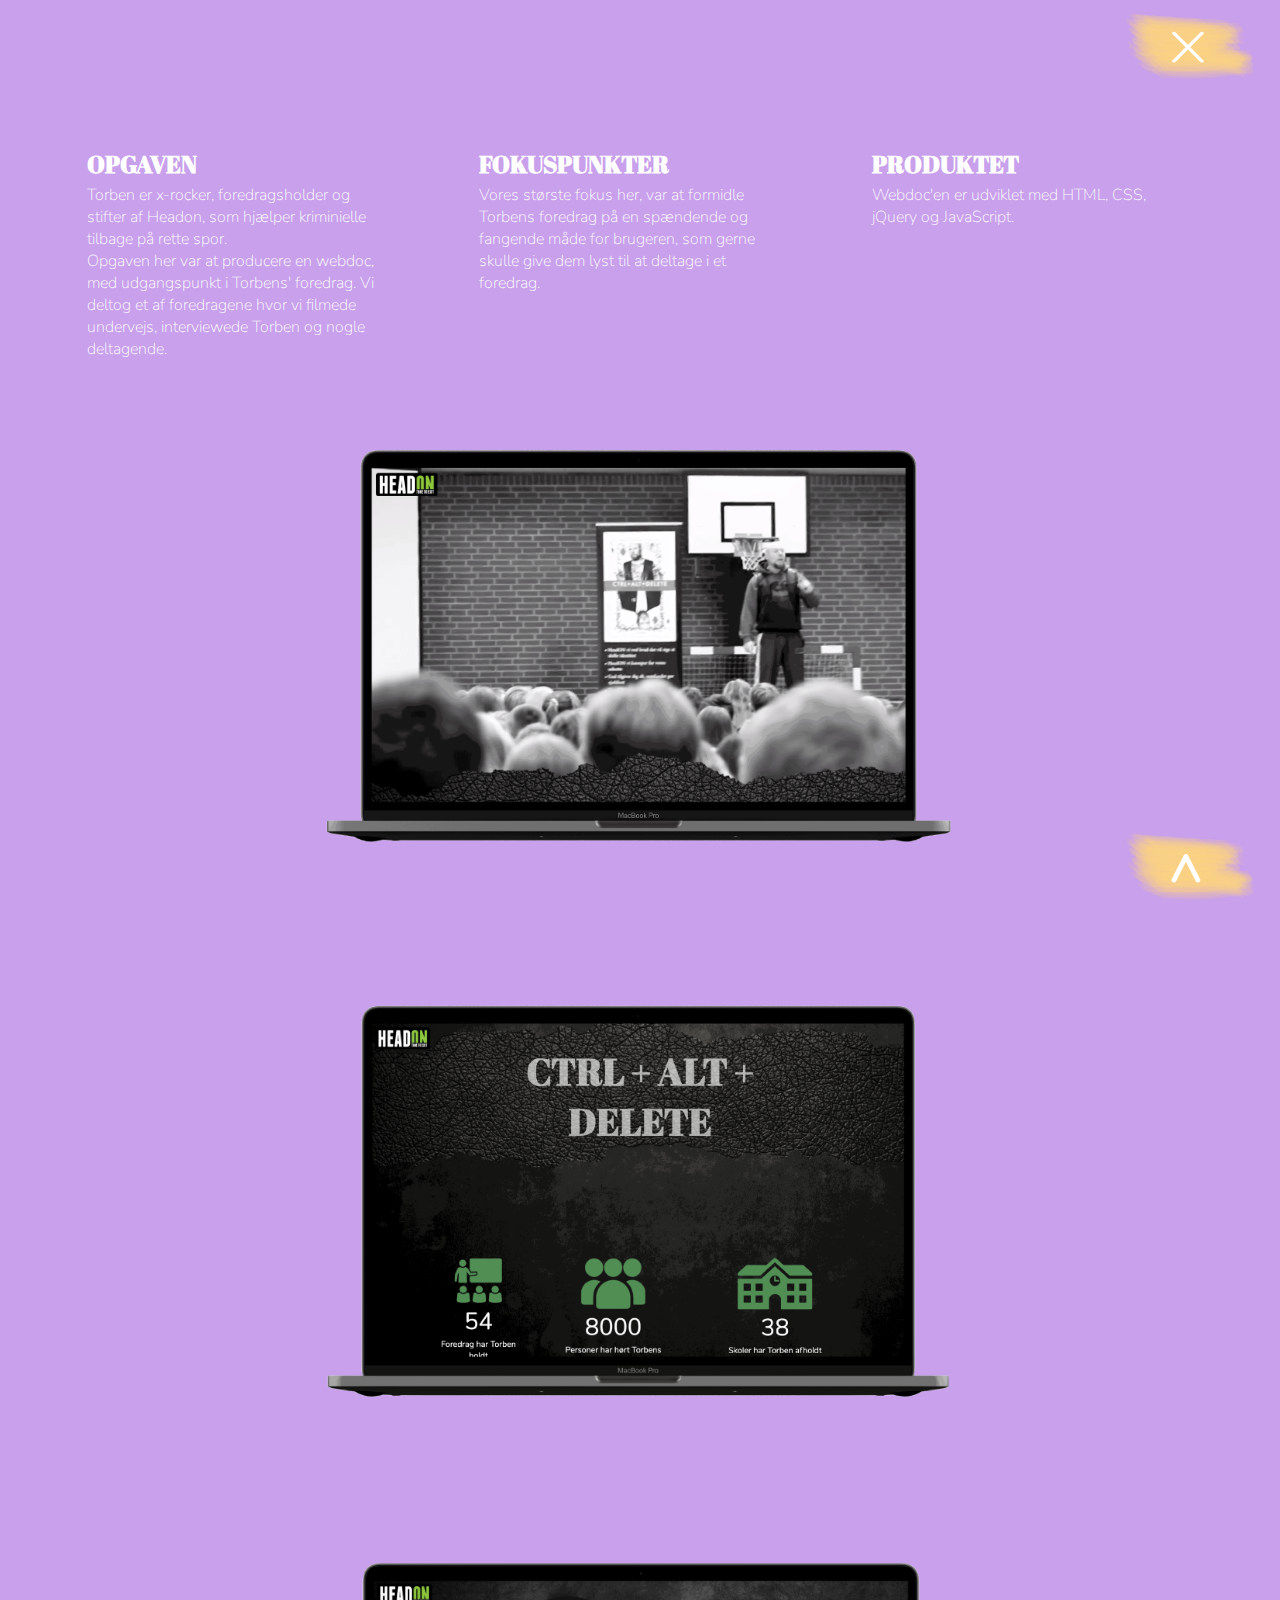
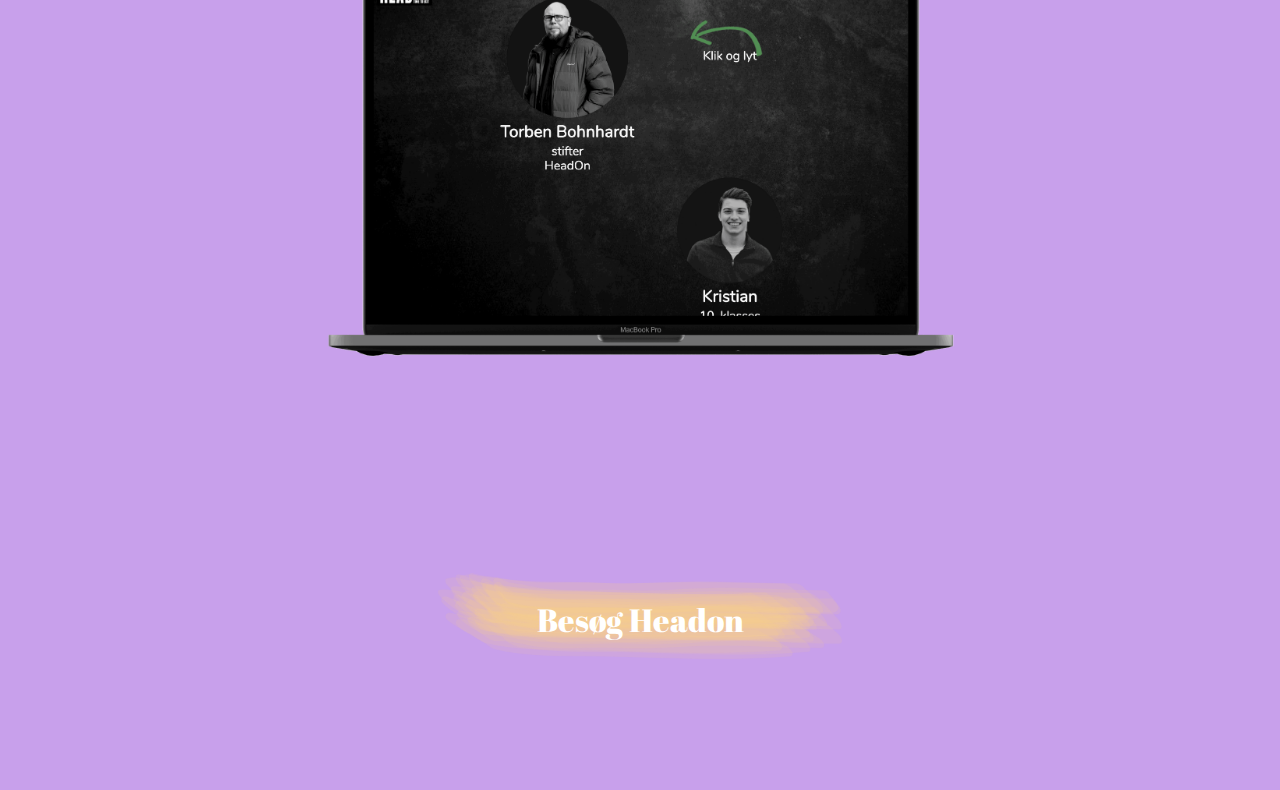
<file: headon.html>
<!doctype html>
<html lang="en">

<head>
    <meta charset="utf-8">
    <link rel="stylesheet" href="css/main.css">
    <link rel="shortcut icon" type="image/png" href="images/fav-icon.png" />
    <link href="https://fonts.googleapis.com/css2?family=Abril+Fatface&display=swap" rel="stylesheet">
    <link href="https://fonts.googleapis.com/css2?family=Nunito:wght@200;300;400&display=swap" rel="stylesheet">
</head>

<body>
    <a href="/projekter.html"><img src="images/exit.png" alt="exit" class="exit"></a>


    <div class="projekt-tekst-grid">
        <div class="blok-1">
            <h2 class="projekt-overskrift">OPGAVEN
            </h2>
            <p class="projekt-broed-tekst">Torben er x-rocker, foredragsholder og stifter af Headon, som hjælper
                kriminielle tilbage på rette spor.
                <br>Opgaven her var at producere en webdoc, med udgangspunkt i Torbens' foredrag. Vi deltog et af
                foredragene hvor vi filmede undervejs, interviewede Torben og nogle deltagende.
            </p>
        </div>
        <div class="blok-2">
            <h2 class="projekt-overskrift">FOKUSPUNKTER
            </h2>
            <p class="projekt-broed-tekst">Vores største fokus her, var at formidle Torbens foredrag på en spændende og
                fangende måde for brugeren, som gerne skulle give dem lyst til at deltage i et foredrag. </p>
        </div>
        <div class="blok-3">
            <h2 class="projekt-overskrift">PRODUKTET
            </h2>
            <p class="projekt-broed-tekst">Webdoc'en er udviklet med HTML, CSS, jQuery og JavaScript.
            </p>
        </div>
    </div>



    <div class="tb-screen-imgs">
        <img src="images/headon-screen-1.png" alt="">
        <img src="images/headon-screen-2.png" alt="">
        <img src="images/headon-screen-3.png" alt="">

    </div>




    <div class="se-siden-boks"><a href="http://pernillehm.dk/headon/" target="_blank" class="fjern-understregning">
            <p class="se-siden-tekst">Besøg Headon</p>
            <img src="images/bagved-besog-link.png" alt="" class="baggrund-til-link">
        </a></div>

    <a href="#top">
        <img src="images/til-toppen.png" alt="til-toppen" class="til-toppen"></a>
    <script src="js/main.js"></script>
</body>

</html>
</file>
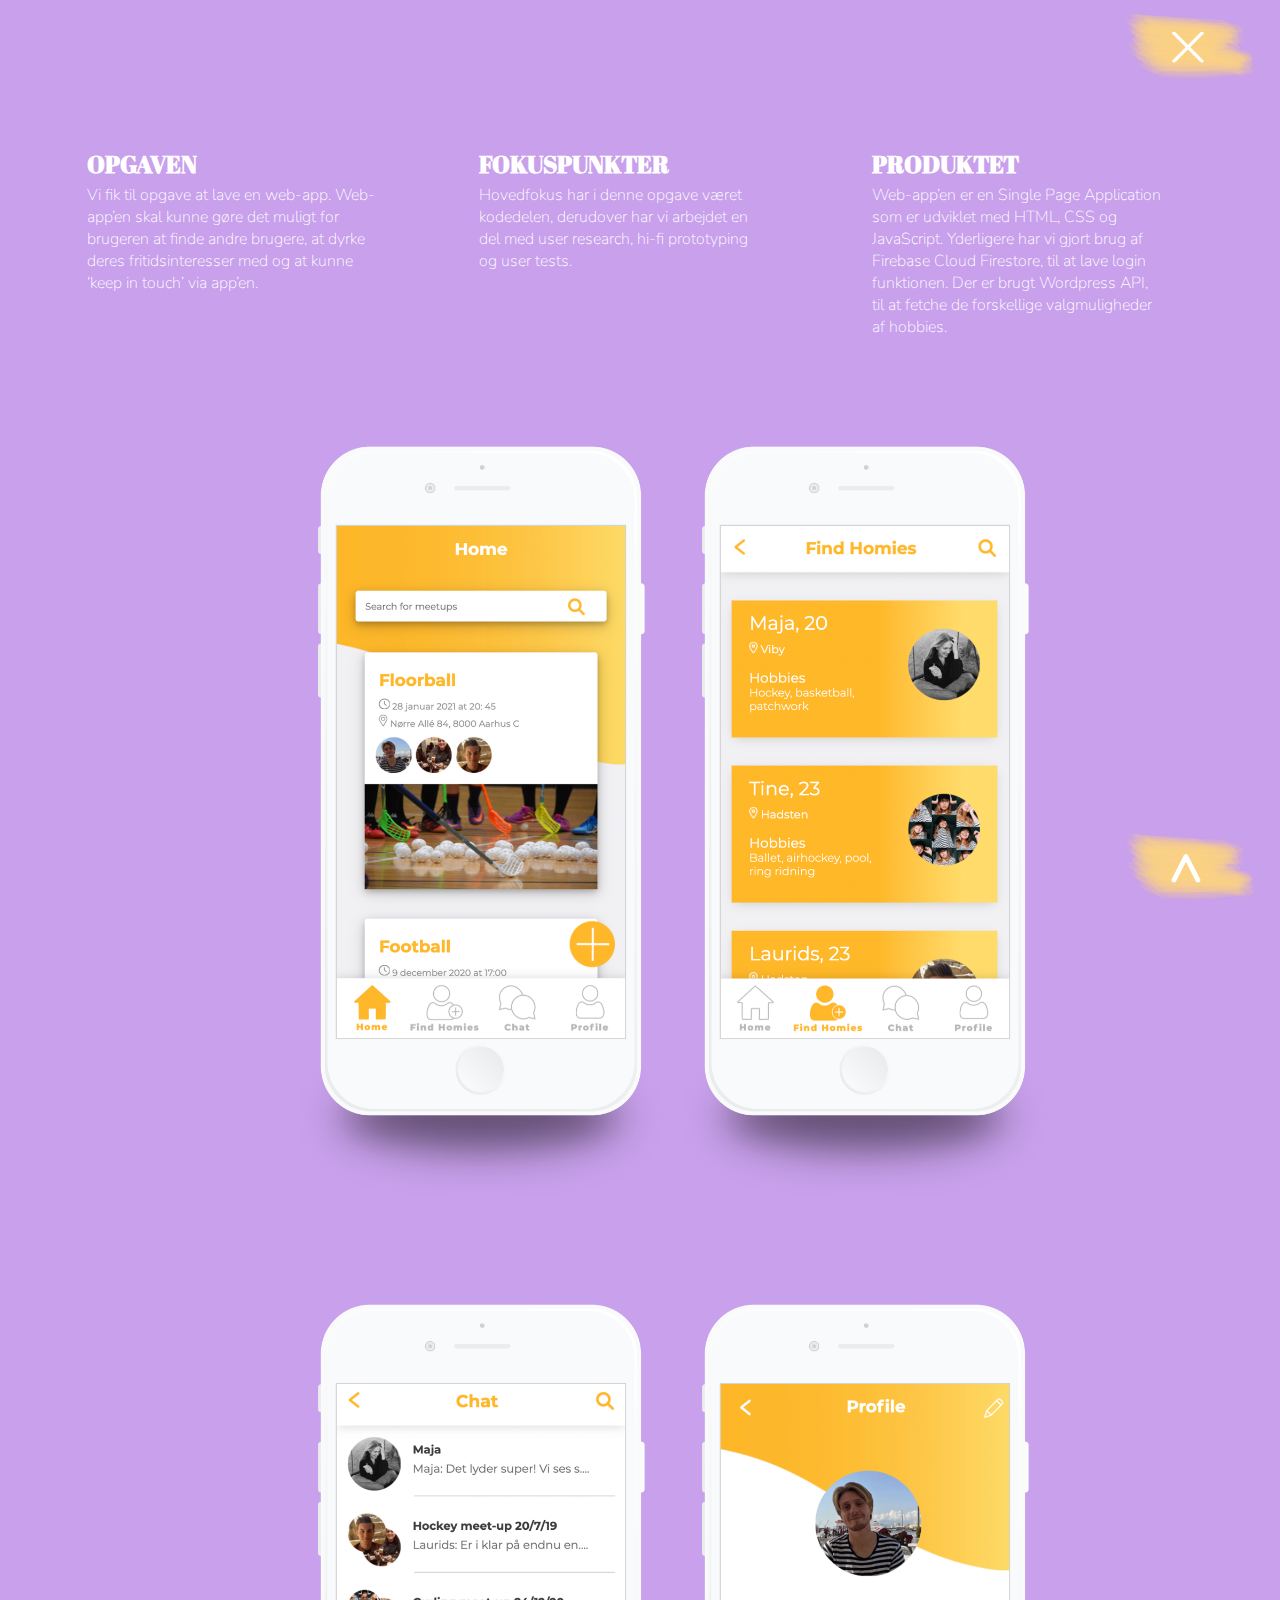
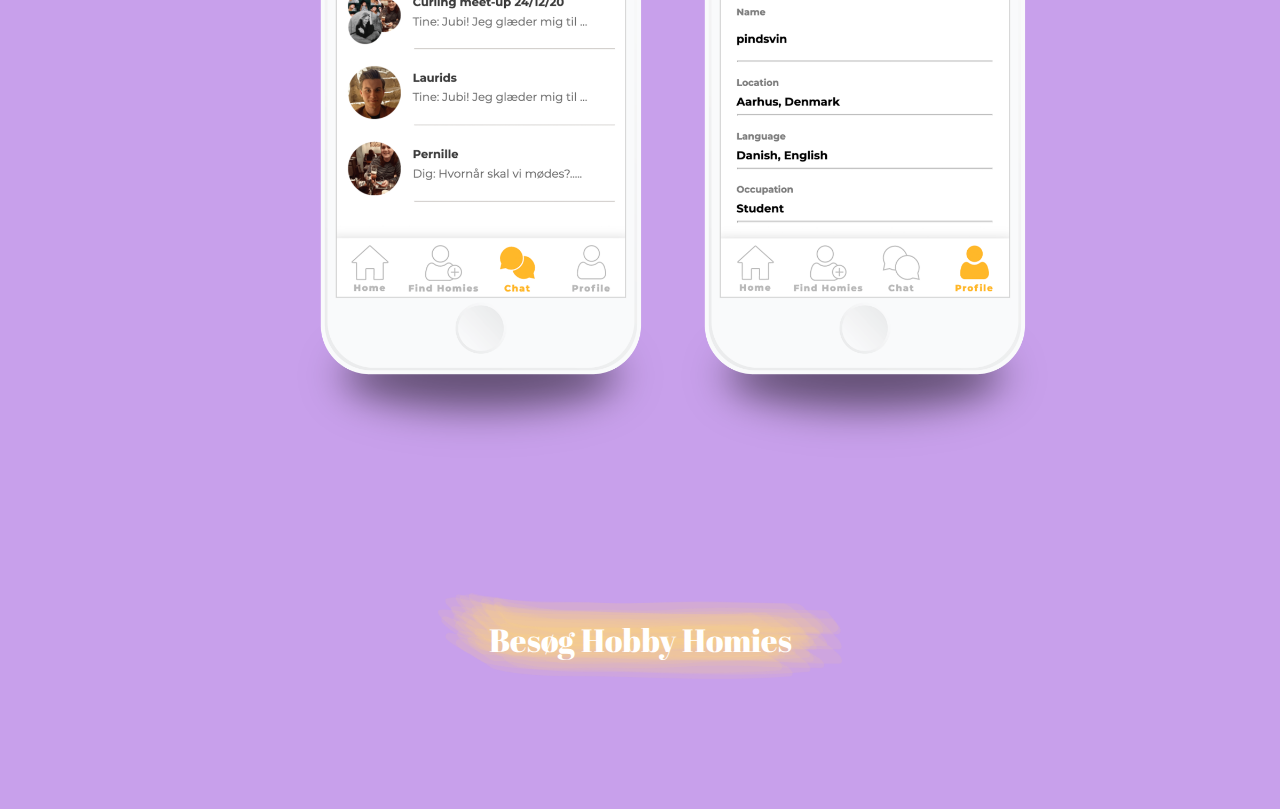
<file: hh.html>
<!doctype html>
<html lang="en">

<head>
    <meta charset="utf-8">
    <link rel="stylesheet" href="css/main.css">
    <link rel="shortcut icon" type="image/png" href="images/fav-icon.png" />
    <link href="https://fonts.googleapis.com/css2?family=Abril+Fatface&display=swap" rel="stylesheet">
    <link href="https://fonts.googleapis.com/css2?family=Nunito:wght@200;300;400&display=swap" rel="stylesheet">
</head>

<body>
    <a href="/projekter.html"><img src="images/exit.png" alt="exit" class="exit"></a>

    <div class="projekt-tekst-grid">
        <div class="blok-1">
            <h2 class="projekt-overskrift">OPGAVEN
            </h2>
            <p class="projekt-broed-tekst">Vi fik til opgave at lave en web-app. Web-app’en skal kunne gøre det muligt
                for brugeren at finde andre brugere, at dyrke deres fritidsinteresser med og at kunne ‘keep in touch’
                via app’en. </p>
        </div>
        <div class="blok-2">
            <h2 class="projekt-overskrift">FOKUSPUNKTER
            </h2>
            <p class="projekt-broed-tekst">Hovedfokus har i denne opgave været kodedelen, derudover har vi arbejdet en
                del med user research, hi-fi prototyping og user tests. </p>
        </div>
        <div class="blok-3">
            <h2 class="projekt-overskrift">PRODUKTET
            </h2>
            <p class="projekt-broed-tekst">Web-app’en er en Single Page Application som er udviklet med HTML, CSS og
                JavaScript.
                Yderligere har vi gjort brug af Firebase Cloud Firestore, til at lave login funktionen. Der er brugt
                Wordpress API, til at fetche de forskellige valgmuligheder af hobbies. </p>
        </div>
    </div>




    <div class="hh-iphone-grid">
        <div class="hh-grid-item">
            <img src="images/hh-skaerm-1.png" alt="">
        </div>
        <div class="hh-grid-item">
            <img src="images/hh-skaerm-2.png" alt="">

        </div>
        <div class="hh-grid-item">
            <img src="images/hh-skaerm-3.png" alt="">
        </div>
        <div class="hh-grid-item">
            <img src="images/hh-skaerm-4.png" alt="">
        </div>

    </div>






    <div class="se-siden-boks"><a href="http://lauridsulso.dk/hobbyhomies/" target="_blank"
            class="fjern-understregning">
            <p class="se-siden-tekst">Besøg Hobby Homies</p>
            <img src="images/bagved-besog-link.png" alt="" class="baggrund-til-link">
        </a></div>

    <a href="#top">
        <img src="images/til-toppen.png" alt="til-toppen" class="til-toppen"></a>
    <script src="js/main.js"></script>
</body>

</html>
</file>
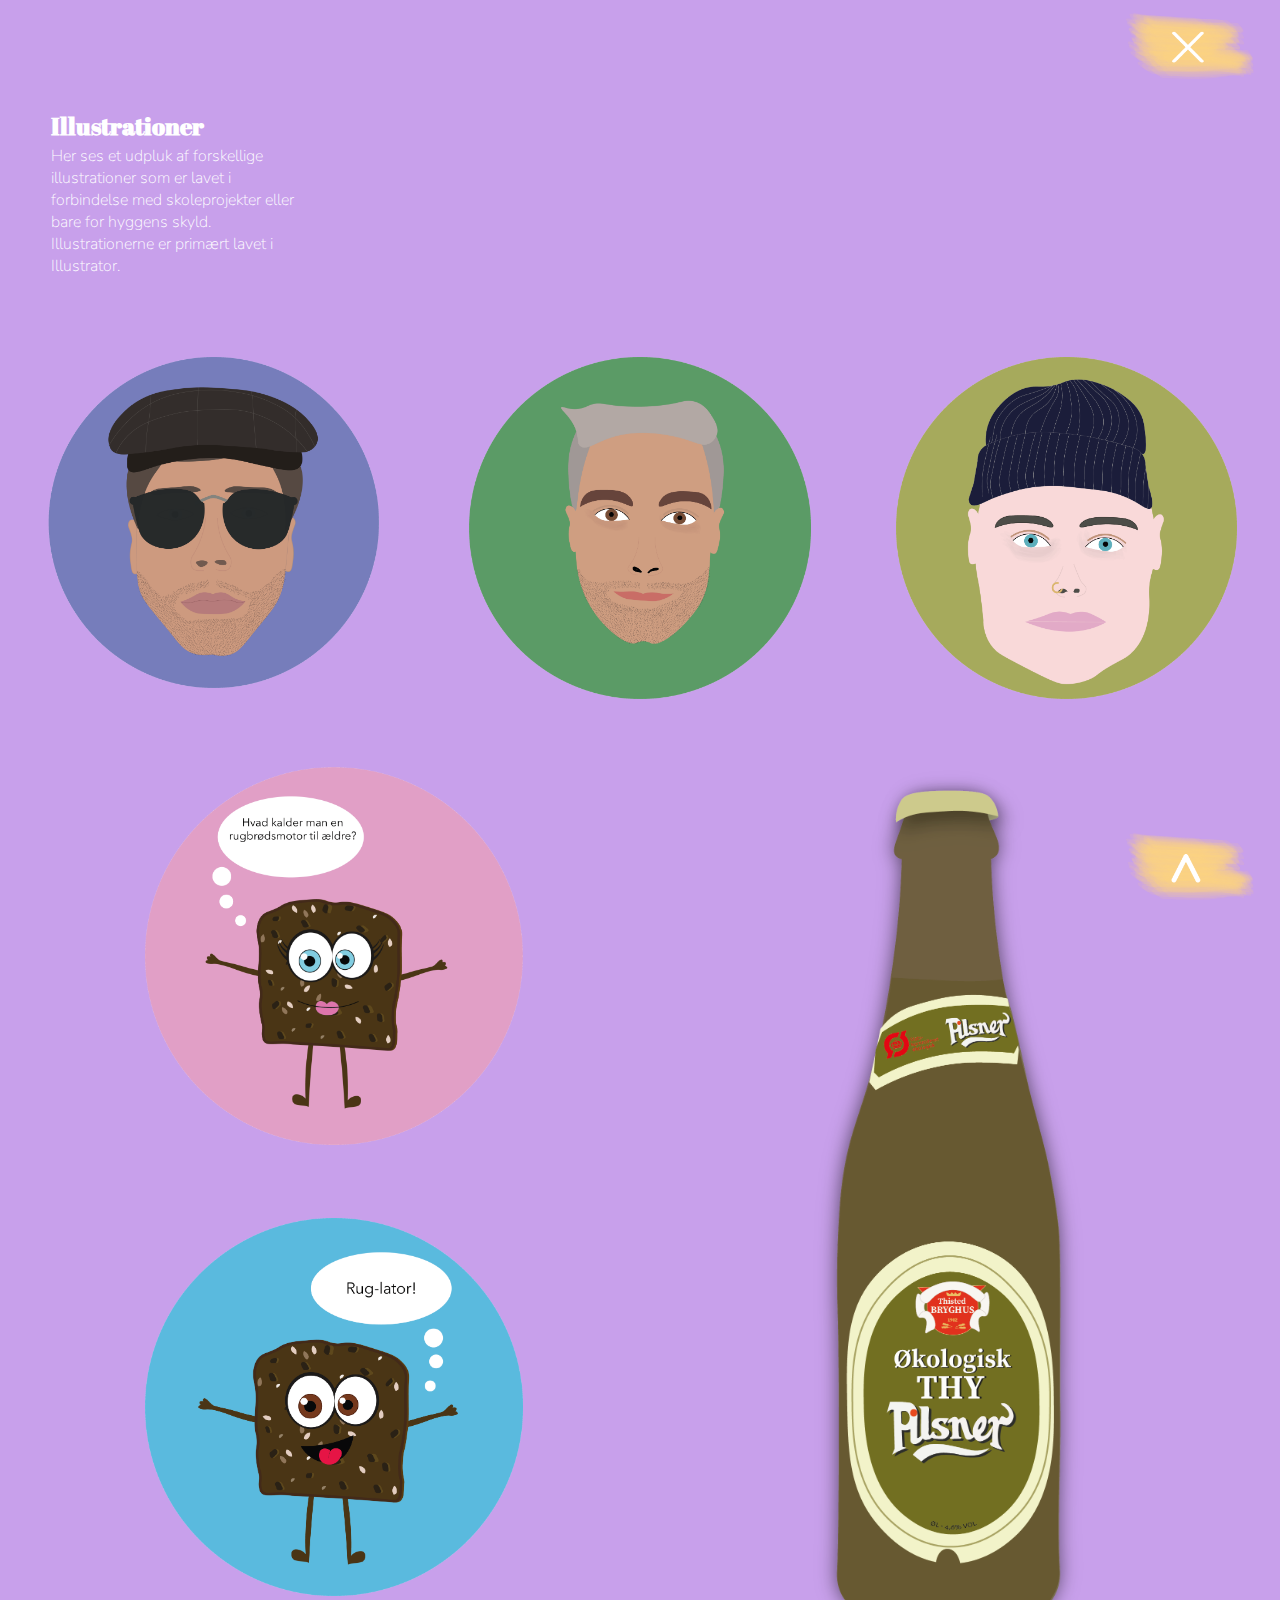
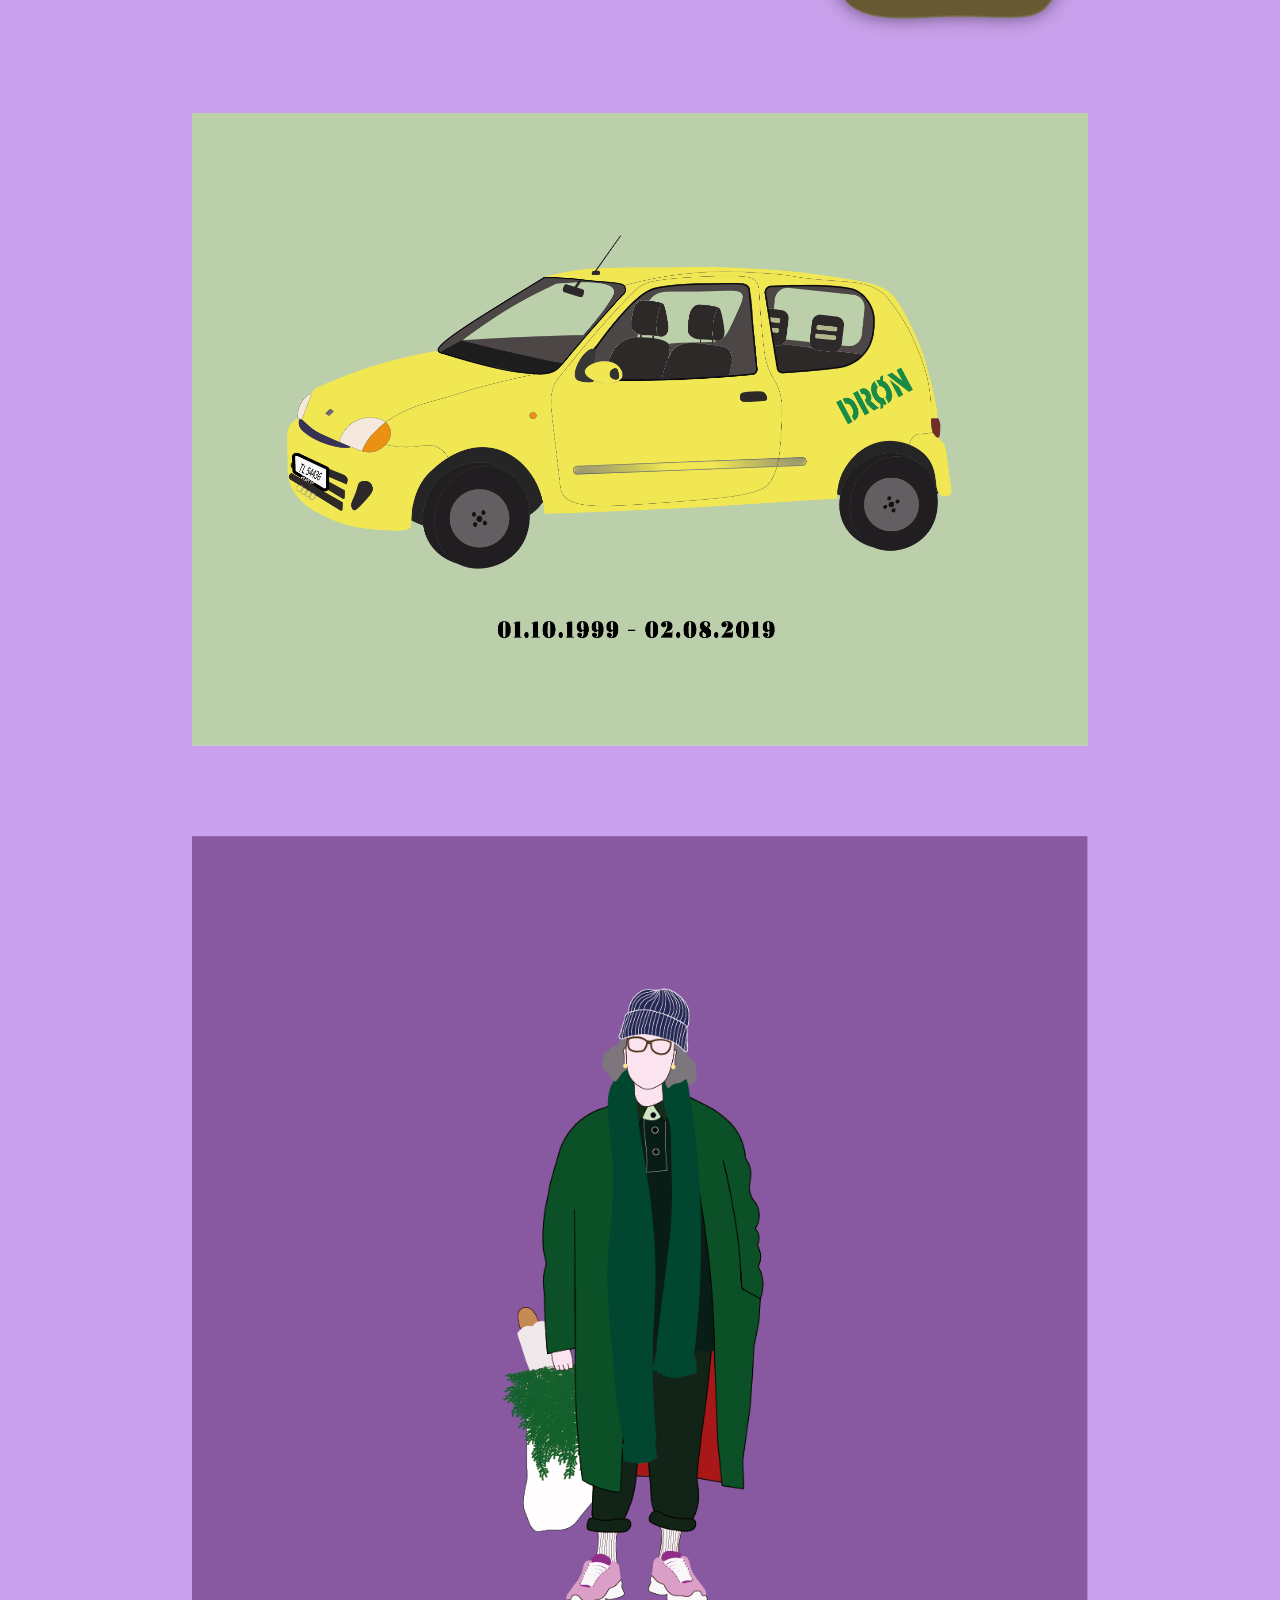
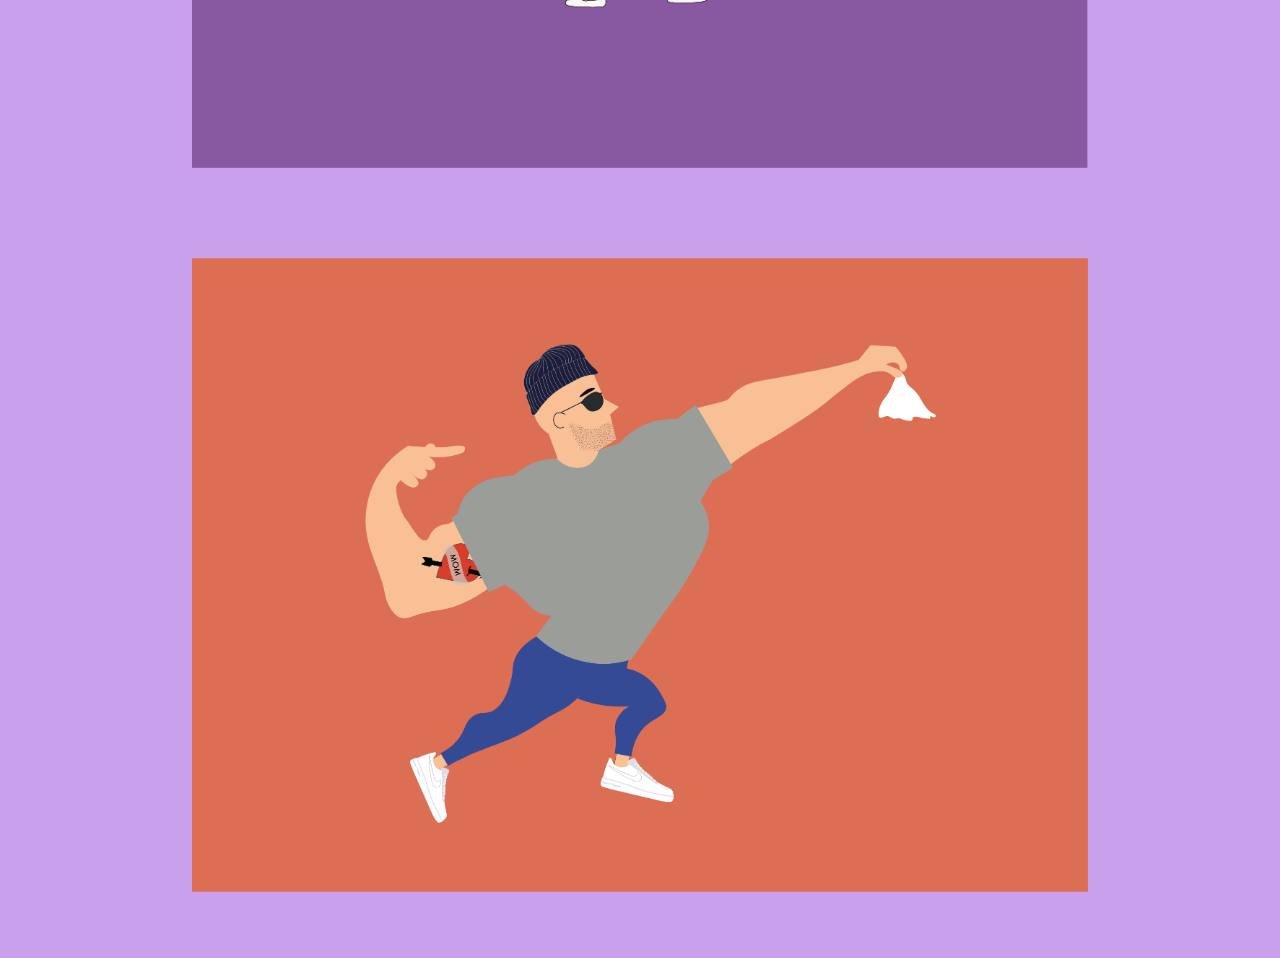
<file: illustrationer.html>
<!doctype html>
<html lang="en">

<head>
    <meta charset="utf-8">
    <link rel="stylesheet" href="css/main.css">
    <link rel="shortcut icon" type="image/png" href="images/fav-icon.png" />
    <link href="https://fonts.googleapis.com/css2?family=Abril+Fatface&display=swap" rel="stylesheet">
    <link href="https://fonts.googleapis.com/css2?family=Nunito:wght@200;300;400&display=swap" rel="stylesheet">
</head>

<body>
    <a href="/projekter.html"><img src="images/exit.png" alt="exit" class="exit"></a>

    <div class="illustration-animation-tekst">
        <h2 class="illustration-animation-h2">Illustrationer</h2>
        <p class="illustration-animation-broed-tekst">Her ses et udpluk af forskellige illustrationer som er lavet i
            forbindelse med skoleprojekter eller bare for hyggens skyld.
            Illustrationerne er primært lavet i Illustrator. </p>
    </div>

    <div class="boys-grid">
        <div class="boys-img"> <img src="images/oliver.png" alt=""> </div>
        <div class="boys-img"> <img src="images/luca.png" alt=""> </div>
        <div class="boys-img"> <img src="images/simon.png" alt=""> </div>
    </div>


    <div class="rug-pilsner-grid">
        <div class="item1"><img src="images/rugberta.png" alt=""></div>
        <div class="item2"><img src="images/rugben.png" alt=""></div>
        <div class="item3"><img src="images/pilsner.png" alt=""></div>
    </div>

    <img src="images/det-gule-lyn.png" alt="" class="det-gule-lyn">
    <img src="images/street-granny.png" alt="" class="street-granny">
    <img src="images/mk-bravo.png" alt="" class="mk-bravo">

    <a href="#top">
        <img src="images/til-toppen.png" alt="til-toppen" class="til-toppen"></a>

    <script src="js/main.js"></script>
</body>

</html>
</file>
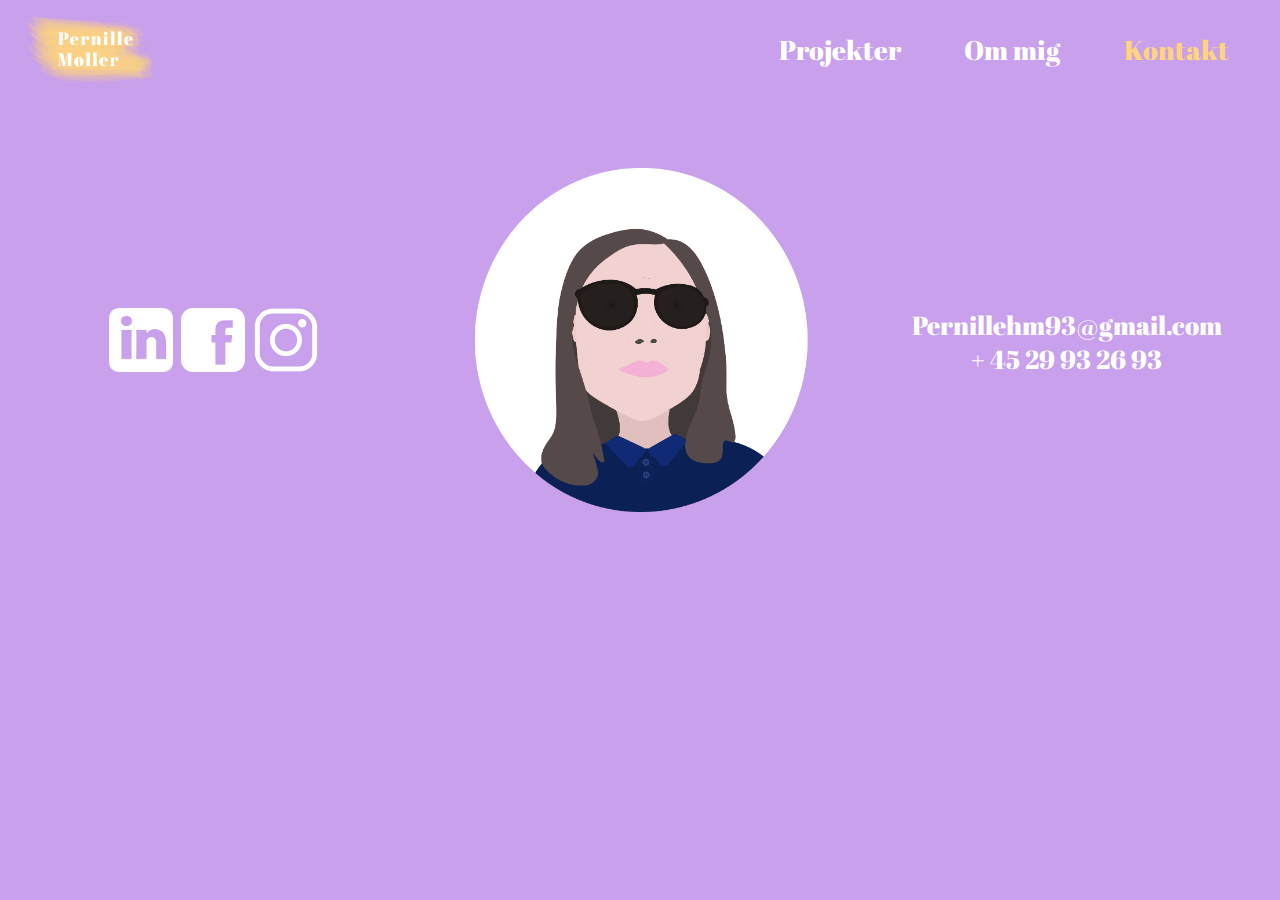
<file: kontakt.html>
<!doctype html>
<html lang="en">

<head>
    <meta charset="utf-8">
    <link rel="stylesheet" href="css/main.css">
    <link rel="shortcut icon" type="image/png" href="images/fav-icon.png" />
    <link href="https://fonts.googleapis.com/css2?family=Abril+Fatface&display=swap" rel="stylesheet">
    <link href="https://fonts.googleapis.com/css2?family=Nunito:wght@200;300;400&display=swap" rel="stylesheet">

</head>

<body>
    <header>
        <a href="index.html">
            <img src="images/maaske-home-2.png" alt="home" class="p-home">
        </a>
        <ul class="nav">
            <li> <a href="projekter.html">Projekter</a></li>
            <li><a href="ommig.html">Om mig</a></li>
            <li><span class="skift-farve"><a href="kontakt.html">Kontakt</a></span></li>
        </ul>
    </header>

    <div class="kontakt-grid">
        <div class="some-logo">
            <a href="https://www.linkedin.com/in/pernille-harkj%C3%A6r-m%C3%B8ller-342b33b2/"> <img
                    src="images/linkedin.png" alt="linkedIn" class="linkedin-logo"></a>
            <a href="https://www.facebook.com/profile.php?id=1171345341"> <img src="images/facebook.png" alt="Facebook"
                    class="facebook-logo"></a>
            <a href="https://www.instagram.com/per.nil.le/?hl=da"><img src="images/instagram.png" alt="Instagram"
                    class="insta-logo"></a>
        </div>
        <div class="p-profil-billede"><img src="images/p-kontakt-billede.png" alt="profilbillede"> </div>
        <div class="kontakt-tekst"><a href="mailto:pernillehm93@gmail.com">Pernillehm93@gmail.com</a><br>
            <a href="tel:004529932693"> + 45 29 93 26 93 </a></div>
    </div>


    <script src="js/main.js"></script>
</body>

</html>
</file>
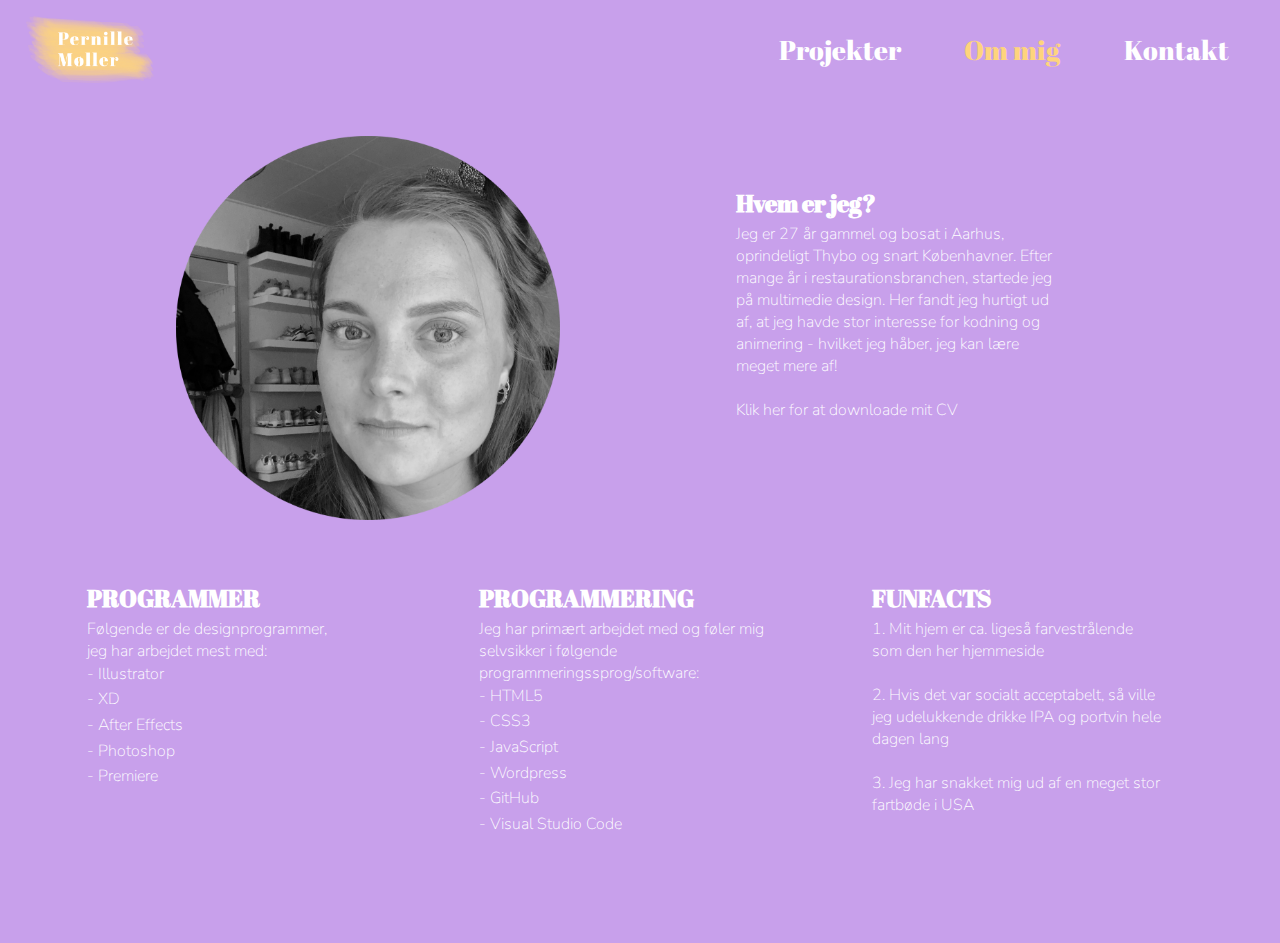
<file: ommig.html>
<!doctype html>
<html lang="en">

<head>
    <meta charset="utf-8">
    <link rel="stylesheet" href="css/main.css">
    <link rel="shortcut icon" type="image/png" href="images/fav-icon.png" />
    <link href="https://fonts.googleapis.com/css2?family=Abril+Fatface&display=swap" rel="stylesheet">
    <link href="https://fonts.googleapis.com/css2?family=Nunito:wght@200;300;400&display=swap" rel="stylesheet">
</head>

<body>
    <header>
        <a href="index.html">
            <img src="images/maaske-home-2.png" alt="home" class="p-home">
        </a>
        <ul class="nav">
            <li> <a href="projekter.html">Projekter</a></li>
            <li><span class="skift-farve"><a href="ommig.html">Om mig</a></span></li>
            <li><a href="kontakt.html">Kontakt</a></li>
        </ul>
    </header>
    <div class="om-mig-grid">
        <div class="om-mig-grid-item1"> <img src="images/mig-test.png" alt=""> </div>
        <div class="om-mig-grid-item2">
            <h2>Hvem er jeg?</h2>
            <p>Jeg er 27 år gammel og bosat i Aarhus, oprindeligt Thybo og snart Københavner.
                Efter mange år i restaurationsbranchen, startede jeg på multimedie design. Her fandt jeg hurtigt ud af,
                at jeg havde stor interesse for kodning og animering - hvilket jeg håber, jeg kan lære meget mere af!
                <br><br>
                Klik her for at downloade mit CV</p>
        </div>
    </div>


    <div class="om-mig-tekst-grid">
        <div class="blok-1">
            <h2 class="om-mig-overskrift">PROGRAMMER
            </h2>
            <p class="om-mig-broed-tekst">Følgende er de designprogrammer, <br> jeg har arbejdet mest med:<br> <span>
                    - Illustrator <br>
                    - XD <br>
                    - After Effects <br>
                    - Photoshop <br>
                    - Premiere </span>
            </p>
        </div>
        <div class="blok-2">
            <h2 class="om-mig-overskrift">PROGRAMMERING
            </h2>
            <p class="om-mig-broed-tekst">Jeg har primært arbejdet med og føler mig selvsikker i følgende
                programmeringssprog/software: <br> <span>
                    - HTML5 <br>
                    - CSS3 <br>
                    - JavaScript <br>
                    - Wordpress <br>
                    - GitHub <br>
                    - Visual Studio Code</span></p>
        </div>
        <div class="blok-3">
            <h2 class="om-mig-overskrift">FUNFACTS
            </h2>
            <p class="om-mig-broed-tekst">1. Mit hjem er ca. ligeså farvestrålende som den her hjemmeside
                <br><br>
                2. Hvis det var socialt acceptabelt, så ville jeg udelukkende drikke IPA og portvin hele dagen lang
                <br><br>

                3. Jeg har snakket mig ud af en meget stor fartbøde i USA </p>
        </div>
    </div>


    <script src="js/main.js"></script>
</body>

</html>
</file>
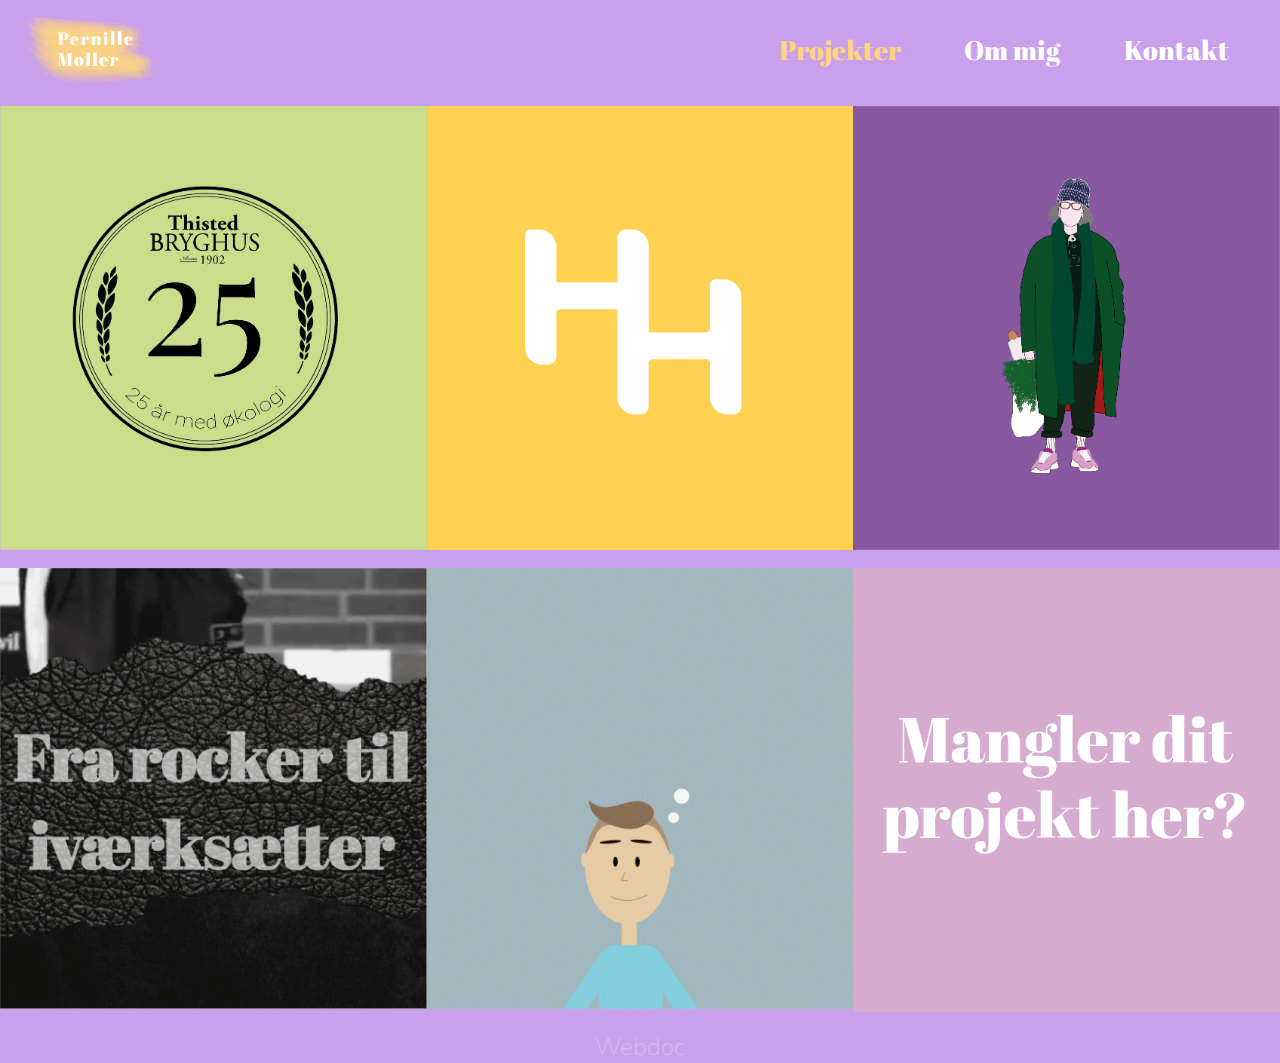
<file: projekter.html>
<!doctype html>
<html lang="en">

<head>
    <meta charset="utf-8">
    <link rel="stylesheet" href="css/main.css">
    <link rel="shortcut icon" type="image/png" href="images/fav-icon.png" />
    <link href="https://fonts.googleapis.com/css2?family=Abril+Fatface&display=swap" rel="stylesheet">
    <link href="https://fonts.googleapis.com/css2?family=Nunito:wght@200;300;400&display=swap" rel="stylesheet">
</head>

<body>
    <header>
        <a href="index.html">
            <img src="images/maaske-home-2.png" alt="home" class="p-home">
        </a>
        <ul class="nav">
            <li><span class="skift-farve"><a href="projekter.html">Projekter</a></span></li>
            <li><a href="ommig.html">Om mig</a></li>
            <li><a href="kontakt.html">Kontakt</a></li>
        </ul>
    </header>
    <div class="projekt-grid">
        <a href="/tb.html">
            <div class="grid-item">
                <img src="images/thistedbryghus.png" alt="">
                <div class="tekst">
                    <h2 class="projekt-side-emne">Thisted Bryghus</h2><br>
                    <p class="projekt-side-underemne">Website</p>
                </div>
            </div>
        </a>

        <a href="/hh.html">
            <div class="grid-item">
                <img src="images/hh.png" alt="">
                <div class="tekst">
                    <h2 class="projekt-side-emne">Hobby Homies</h2><br>
                    <p class="projekt-side-underemne">Web-app</p>
                </div>
            </div>
        </a>

        <a href="/illustrationer.html">
            <div class="grid-item">
                <img src="images/street-granny.png" alt="">
                <div class="tekst">
                    <h2 class="projekt-side-emne">Illustrationer</h2><br>
                </div>
            </div>
        </a>

        <a href="/headon.html">
            <div class="grid-item">
                <img src="images/headon.png" alt="">
                <div class="tekst">
                    <h2 class="projekt-side-emne">HeadOn</h2><br>
                    <p class="projekt-side-underemne">Webdoc</p>
                </div>
            </div>
        </a>

        <a href="/animation.html">
            <div class="grid-item">
                <img src="images/udaysdreng.gif" alt="">
                <div class="tekst">
                    <h2 class="projekt-side-emne">Animationer</h2><br>
                </div>
            </div>
        </a>

        <a href="/kontakt.html">
            <div class="grid-item">
                <img src="images/mangler-dit-projekt.png" alt="">
                <div class="tekst">
                    <h2 class="projekt-side-emne">Kontakt mig</h2><br>
                </div>
            </div>
        </a>

    </div>



    <script src="js/main.js"></script>
</body>

</html>
</file>
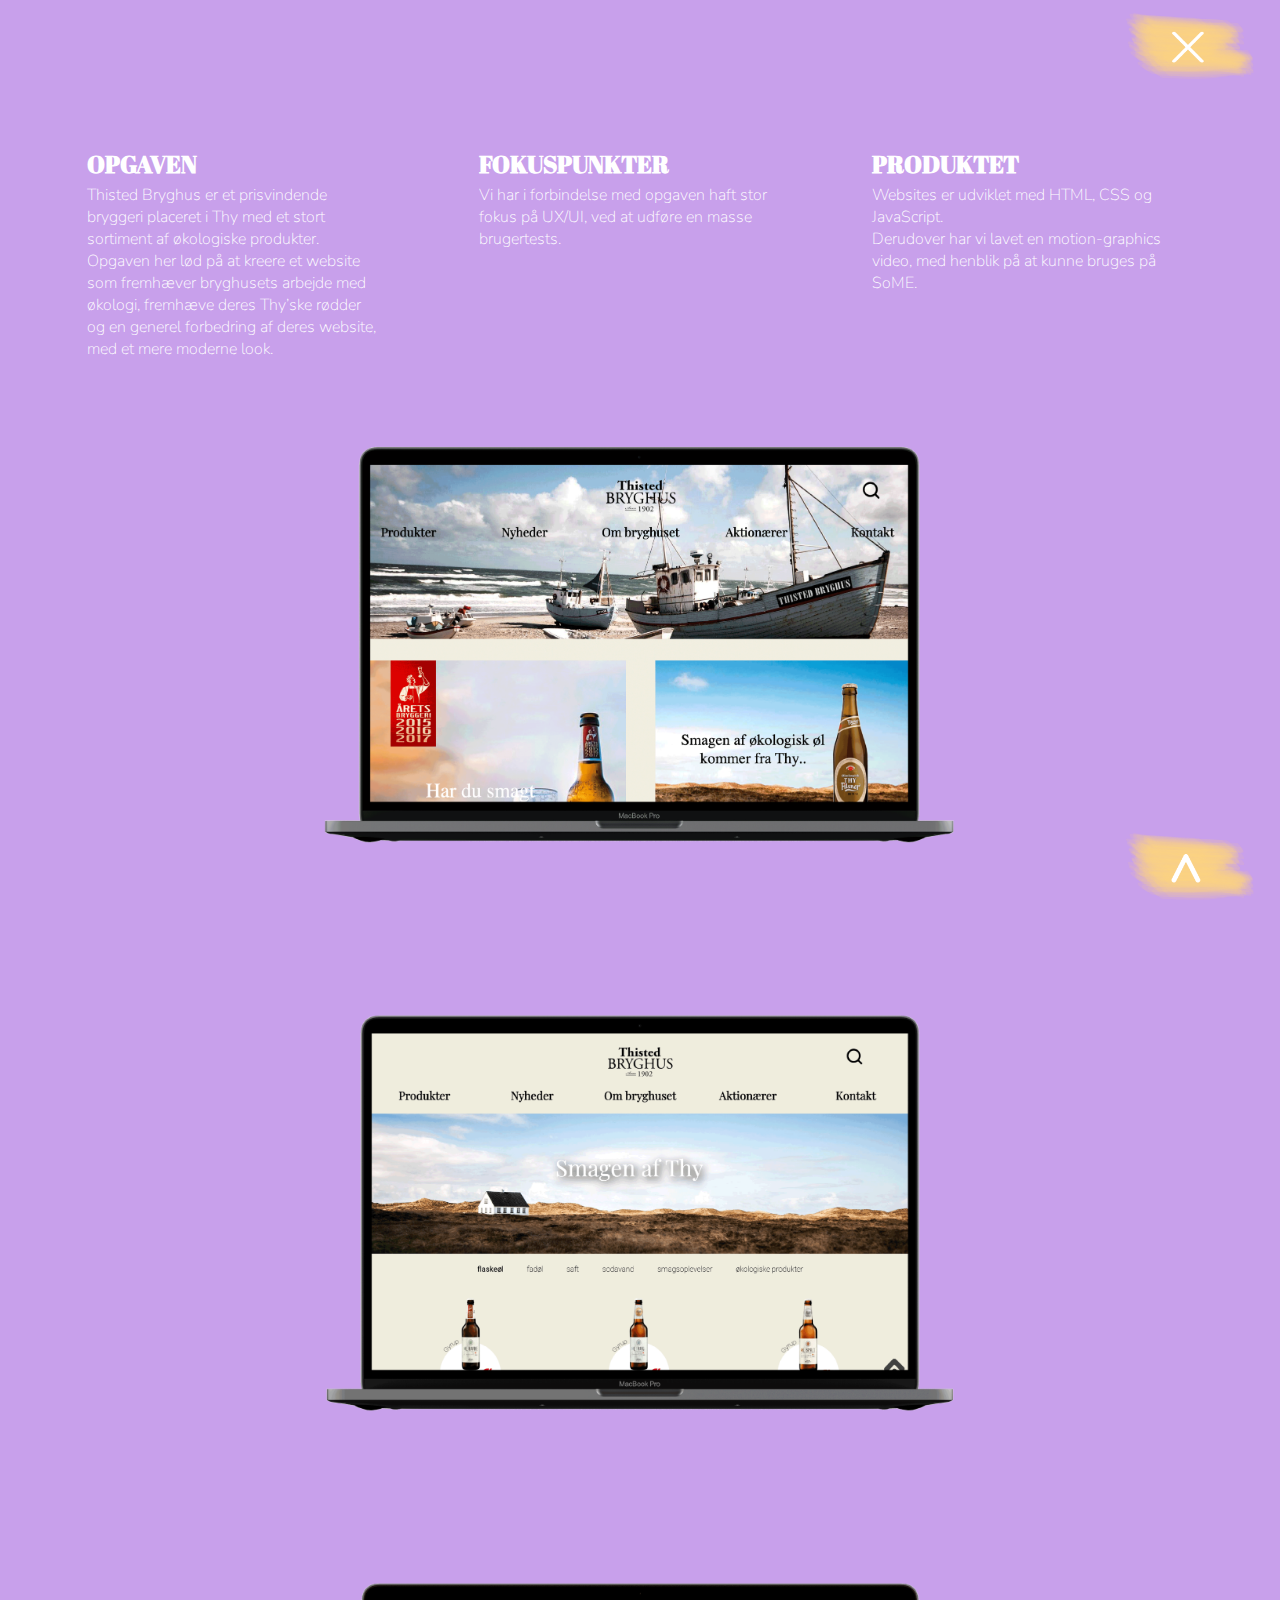
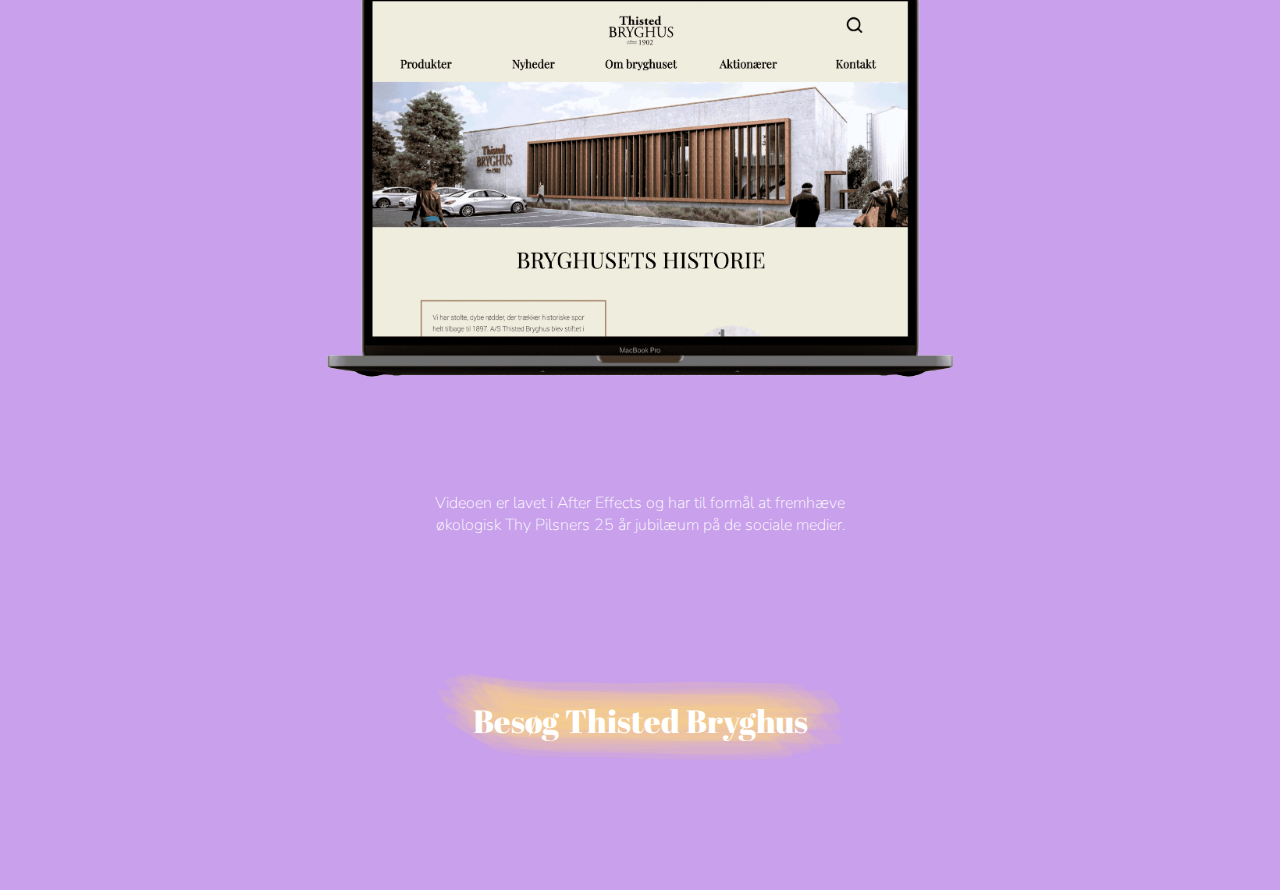
<file: tb.html>
<!doctype html>
<html lang="en">

<head>
    <meta charset="utf-8">
    <link rel="stylesheet" href="css/main.css">
    <link rel="shortcut icon" type="image/png" href="images/fav-icon.png" />
    <link href="https://fonts.googleapis.com/css2?family=Abril+Fatface&display=swap" rel="stylesheet">
    <link href="https://fonts.googleapis.com/css2?family=Nunito:wght@200;300;400&display=swap" rel="stylesheet">
</head>

<body>
    <a href="/projekter.html"><img src="images/exit.png" alt="exit" class="exit"></a>


    <div class="projekt-tekst-grid">
        <div class="blok-1">
            <h2 class="projekt-overskrift">OPGAVEN
            </h2>
            <p class="projekt-broed-tekst">Thisted Bryghus er et prisvindende bryggeri placeret i Thy med et stort
                sortiment
                af økologiske produkter.
                <br> Opgaven her lød på at kreere et website som fremhæver bryghusets arbejde med økologi, fremhæve
                deres
                Thy’ske
                rødder og en generel forbedring af deres website, med et mere moderne look. </p>
        </div>
        <div class="blok-2">
            <h2 class="projekt-overskrift">FOKUSPUNKTER
            </h2>
            <p class="projekt-broed-tekst">Vi har i forbindelse med opgaven haft stor fokus på UX/UI, ved at udføre en
                masse
                brugertests. </p>
        </div>
        <div class="blok-3">
            <h2 class="projekt-overskrift">PRODUKTET
            </h2>
            <p class="projekt-broed-tekst">Websites er udviklet med HTML, CSS og JavaScript.
                <br> Derudover har vi lavet en motion-graphics video, med henblik på at kunne bruges på SoME. </p>
        </div>
    </div>



    <div class="tb-screen-imgs">
        <img src="images/tb-skaerm-1.png" alt="">
        <img src="images/tb-skaerm-2.png" alt="">
        <img src="images/tb-skaerm-3.png" alt="">

    </div>
    <!--
    <img src="images/some-video-tb.gif" alt="" class="some-video-tb">-->


    <p class="some-tekst-tb">
        Videoen er lavet i After Effects og har til formål at fremhæve <br> økologisk Thy Pilsners 25 år jubilæum på de
        sociale medier.
    </p>


    <div class="se-siden-boks"><a href="http://pernillehm.dk/thistedbryghus-eksamen/" target="_blank"
            class="fjern-understregning">
            <p class="se-siden-tekst">Besøg Thisted Bryghus</p>
            <img src="images/bagved-besog-link.png" alt="" class="baggrund-til-link">
        </a></div>

    <a href="#top">
        <img src="images/til-toppen.png" alt="til-toppen" class="til-toppen"></a>
    <script src="js/main.js"></script>
</body>

</html>
</file>
<file: css/main.css>
body {
  background-color: #C8A0EB;
  margin: 0 0 0 0;
}

/* ---------- nav styling ---------- */

.nav>li {
  display: inline;
  padding-left: 5%;
  font-family: 'abril fatface', serif;
  font-size: 1.7em;
}

.nav>li>a {
  text-decoration: none;
  color: white;
}

.nav>li>a:hover {
  color: #FED47D;

}

.nav>li>a:active {
  text-decoration: none;
  color: #FED47D;
}

.nav>li>.skift-farve>a {
  text-decoration: none;
  color: #FED47D;
}

.nav {
  text-align: right;
  padding-top: 1.2%;
  padding-right: 4%;
}

.p-home {
  position: absolute;
  margin-left: 2%;
  width: 10%;
  text-decoration: none;
}

.p-home:hover {
  opacity: 0.5;
}

/* ---------- exit styling ---------- */
.exit {
  position: absolute;
  right: 0;
  margin-right: 2%;
  width: 10%;
  margin-top: 1%;
}

/* ---------- til toppen styling ---------- */
.til-toppen {
  position: sticky;
  float: right;
  bottom: 0;
  width: 10%;
  margin-right: 2%;

}

/* ---------- loader styling ---------- */
#loader {
  position: fixed;
  left: 0px;
  top: 0px;
  width: 100%;
  height: 100%;
  z-index: 9999999999;
  overflow: hidden;
  text-align: center;
  background-color: #C8A0EB;

}

#animation {
  width: 10%;
  height: auto;
  animation: intro-animation 3s;
  margin-top: 15%
}

.hide {
  visibility: hidden;
  opacity: 0;
  transition: visibility 0s 0.4s, opacity 0.4s linear;
}

@keyframes intro-animation {
  0% {
    transform: scale(1);
  }

  5% {
    transform: scale(0.5);
  }

  10% {
    transform: scale(1);
  }

  15% {
    transform: scale(0.5);
  }

  20% {
    transform: scale(1);
  }

  25% {
    transform: scale(3);
  }

  25% {
    opacity: 1;
  }

  100% {
    opacity: 0;
  }


}

/* ---------- kontakt styling ---------- */

.linkedin-logo {
  width: 15%;
  padding-left: 0.5%;
  padding-right: 0.5%;

}

.insta-logo {
  width: 15%;
  padding-left: 0.5%;
  padding-right: 0.5%;
}

.facebook-logo {
  width: 15%;
  padding-left: 0.5%;
  padding-right: 0.5%;

}

.kontakt-tekst {
  font-family: 'Abril Fatface', serif;
  color: white;
  font-size: 1.6em;
  text-align: center;

}

.kontakt-tekst>a {
  text-decoration: none;
  color: white;
  text-align: center;

}

.p-profil-billede {
  text-align: center;
}


.p-profil-billede>img {
  width: 80%;
}

.kontakt-grid {
  display: grid;
  grid-template-columns: 33.33% 33.33% 33.33%;
  padding-top: 6%;
  align-items: center;
}

.some-logo {
  text-align: center;
}


/* ---------- projekt styling ---------- */

.projekt-grid {
  display: grid;
  grid-template-columns: 33.33% 33.33% 33.33%;
  padding-top: 2%;
  width: 100%;
  position: relative;

}

.grid-item {
  text-align: center;
  display: inline-block;
  margin-top: -4px;

}

.grid-item>img {
  width: 33.33vw;
  position: relative;
  transition: .5s ease-in-out all;
}

.tekst>.projekt-side-emne,
.projekt-side-underemne {
  font-weight: lighter;
  color: white;
  font-size: 1.25em;
  position: absolute;
  display: table;
  vertical-align: middle;
  opacity: 0;
  margin: auto;
  width: 100%;
}

.tekst>.projekt-side-emne {
  font-family: 'abril fatface', serif;
  font-size: 2em;
}

.tekst>.projekt-side-underemne {
  font-family: 'nunito', sans-serif;
  font-size: 1.5em;
}

.tekst>.projekt-side-emne,
.projekt-side-underemne {
  text-align: center;
  transition: .5s ease-in-out all;
}

.grid-item>img:hover {
  opacity: .10;
}

.grid-item>img:hover>.tekst>.projekt-side-emne,
.projekt-side-underemne {
  opacity: .3;
  visibility: visible;

}

/* ---------- thisted bryghus styling ---------- */

.tb-screen-imgs>img {
  width: 50%;
  display: block;
  margin-left: auto;
  margin-right: auto;
  padding-top: 5%;
  padding-bottom: 7%;
}


.projekt-tekst-grid {
  display: grid;
  grid-template-columns: 33.33% 33.33% 33.33%;
  padding-top: 10%;
  padding-left: 4%;
  padding-right: 4%;
}

.projekt-overskrift {
  font-family: 'Abril fatface', serif;
  color: white;
}

.projekt-broed-tekst {
  font-family: 'nunito', sans-serif;
  color: white;
  margin-top: -1em;
  padding-right: 10%;
  font-weight: lighter;
}

.blok-1,
.blok-2,
.blok-3 {
  padding-left: 5%;
  padding-right: 5%;
}

.some-video-tb {
  width: 45%;
  display: block;
  margin-left: auto;
  margin-right: auto;

}

.some-tekst-tb {
  text-align: center;
  font-family: 'nunito', sans-serif;
  color: white;
  font-weight: lighter;

}

.se-siden-boks {
  position: relative;
  text-align: center;
  padding: 5%;
}

.se-siden-tekst {
  font-family: 'abril fatface', serif;
  color: white;
  text-align: center;
  display: block;
  font-size: 2em;
  position: absolute;
  top: 50%;
  left: 50%;
  transform: translate(-50%, -50%);
}

a:link {
  text-decoration: none;
}

.baggrund-til-link {
  width: 35%;
  display: block;
  margin-left: auto;
  margin-right: auto;
  margin-top: 5%;
}

/* ---------- HH styling ---------- */

.hh-iphone-grid {
  display: grid;
  grid-template-columns: 50% 50%;
  padding-right: 20%;
  padding-left: 20%;

}

.hh-grid-item {
  text-align: center;
  width: 100%;
}

.hh-grid-item>img {
  width: 450px;
}

/* ---------- Illustrationer styling ---------- */

.boys-grid {
  display: grid;
  grid-template-columns: 33.33% 33.33% 33.33%;
  padding-top: 5%;

}

.boys-img>img {
  width: 80%;
  text-align: center;
}

.boys-img {
  align-items: center;
  text-align: center;
}

.illustration-animation-tekst {
  padding-top: 7%;
  padding-left: 4%;
  width: 20%;
}

.illustration-animation-h2 {
  font-family: 'abril fatface', serif;
  color: white;
}

.illustration-animation-broed-tekst {
  font-family: 'nunito', sans-serif;
  color: white;
  font-weight: lighter;

  margin-top: -1em;
}

.item1 {
  grid-area: rugben;
}

.item2 {
  grid-area: rugberta;
}

.item3 {
  grid-area: pilsner;
}

.item1>img {
  width: 60%;
  padding-left: 6%;
}

.item2>img {
  width: 60%;
  padding-left: 6%;
}

.item3>img {
  width: 45%;
  padding-right: 6%;
}


.rug-pilsner-grid {
  display: grid;
  grid-template-areas:
    'rugben pilsner '
    'rugberta pilsner ';
  padding-top: 5%;
  grid-gap: 20px;
}

.rug-pilsner-grid>div {
  text-align: center;
}

.det-gule-lyn {
  width: 70%;
  display: block;
  margin-left: auto;
  margin-right: auto;
  padding-top: 5%;
}

.street-granny {
  width: 70%;
  display: block;
  margin-left: auto;
  margin-right: auto;
  padding-top: 7%;
}

.mk-bravo {
  width: 70%;
  display: block;
  margin-left: auto;
  margin-right: auto;
  padding-top: 7%;
}

/* ---------- animationer styling ---------- */

.udays-animation-grid {
  display: grid;
  grid-template-columns: 50% 50%;
  padding-top: 6%;
}

.udays-gifs>img {
  width: 80%;
}

.udays-gifs {
  text-align: center;
}

.animerede-menupunkter-grid {
  display: grid;
  grid-template-columns: 33.33% 33.33% 33.33%;
  padding-top: 8%;
}


.animerede-menupunkter {
  text-align: center;
}

.projekter-menu-gif {
  width: 90%;
}

.om-mig-menu-gif {
  width: 70%;
  padding-top: 4%;

}

.kontakt-menu-gif {
  width: 65%;
  padding-top: 5%;
}

.mg-video {
  text-align: center;
  display: block;
  margin-left: auto;
  margin-right: auto;
}

.less-talk-more-icecream {
  display: block;
  margin-left: auto;
  margin-right: auto;
  width: 35%;
  padding-top: 6%;
}

.et-lille-svin {
  display: block;
  margin-left: auto;
  margin-right: auto;
  width: 45%;
  padding-top: 6%;

}

/* ---------- om mig styling ---------- */

.om-mig-grid {
  display: grid;
  grid-template-columns: 50% 50%;
  padding-top: 4%;
}

.om-mig-grid-item1>img {
  width: 60%;
  padding-left: 15%;

}

.om-mig-grid-item1 {
  text-align: center;
}

.om-mig-grid-item2 {
  padding-left: 15%;
  width: 50%;
  padding-top: 5%;

}

.om-mig-grid-item2>h2 {
  color: white;
  font-family: 'abril fatface', serif;
}

.om-mig-grid-item2>p {
  color: white;
  font-family: 'nunito', sans-serif;
  margin-top: -1em;
  font-weight: lighter;
}

.om-mig-tekst-grid {
  display: grid;
  grid-template-columns: 33.33% 33.33% 33.33%;
  padding-top: 3%;
  padding-left: 4%;
  padding-right: 4%;
  padding-bottom: 7%;
}

.om-mig-overskrift {
  font-family: 'Abril fatface', serif;
  color: white;
}

.om-mig-broed-tekst {
  font-family: 'nunito', 'sans serif';
  color: white;
  margin-top: -1em;
  padding-right: 10%;
  font-weight: lighter;
}

.blok-1,
.blok-2,
.blok-3 {
  padding-left: 9%;
  padding-right: 9%;
}

.om-mig-broed-tekst>span {
  line-height: 1.6;
}
</file>
